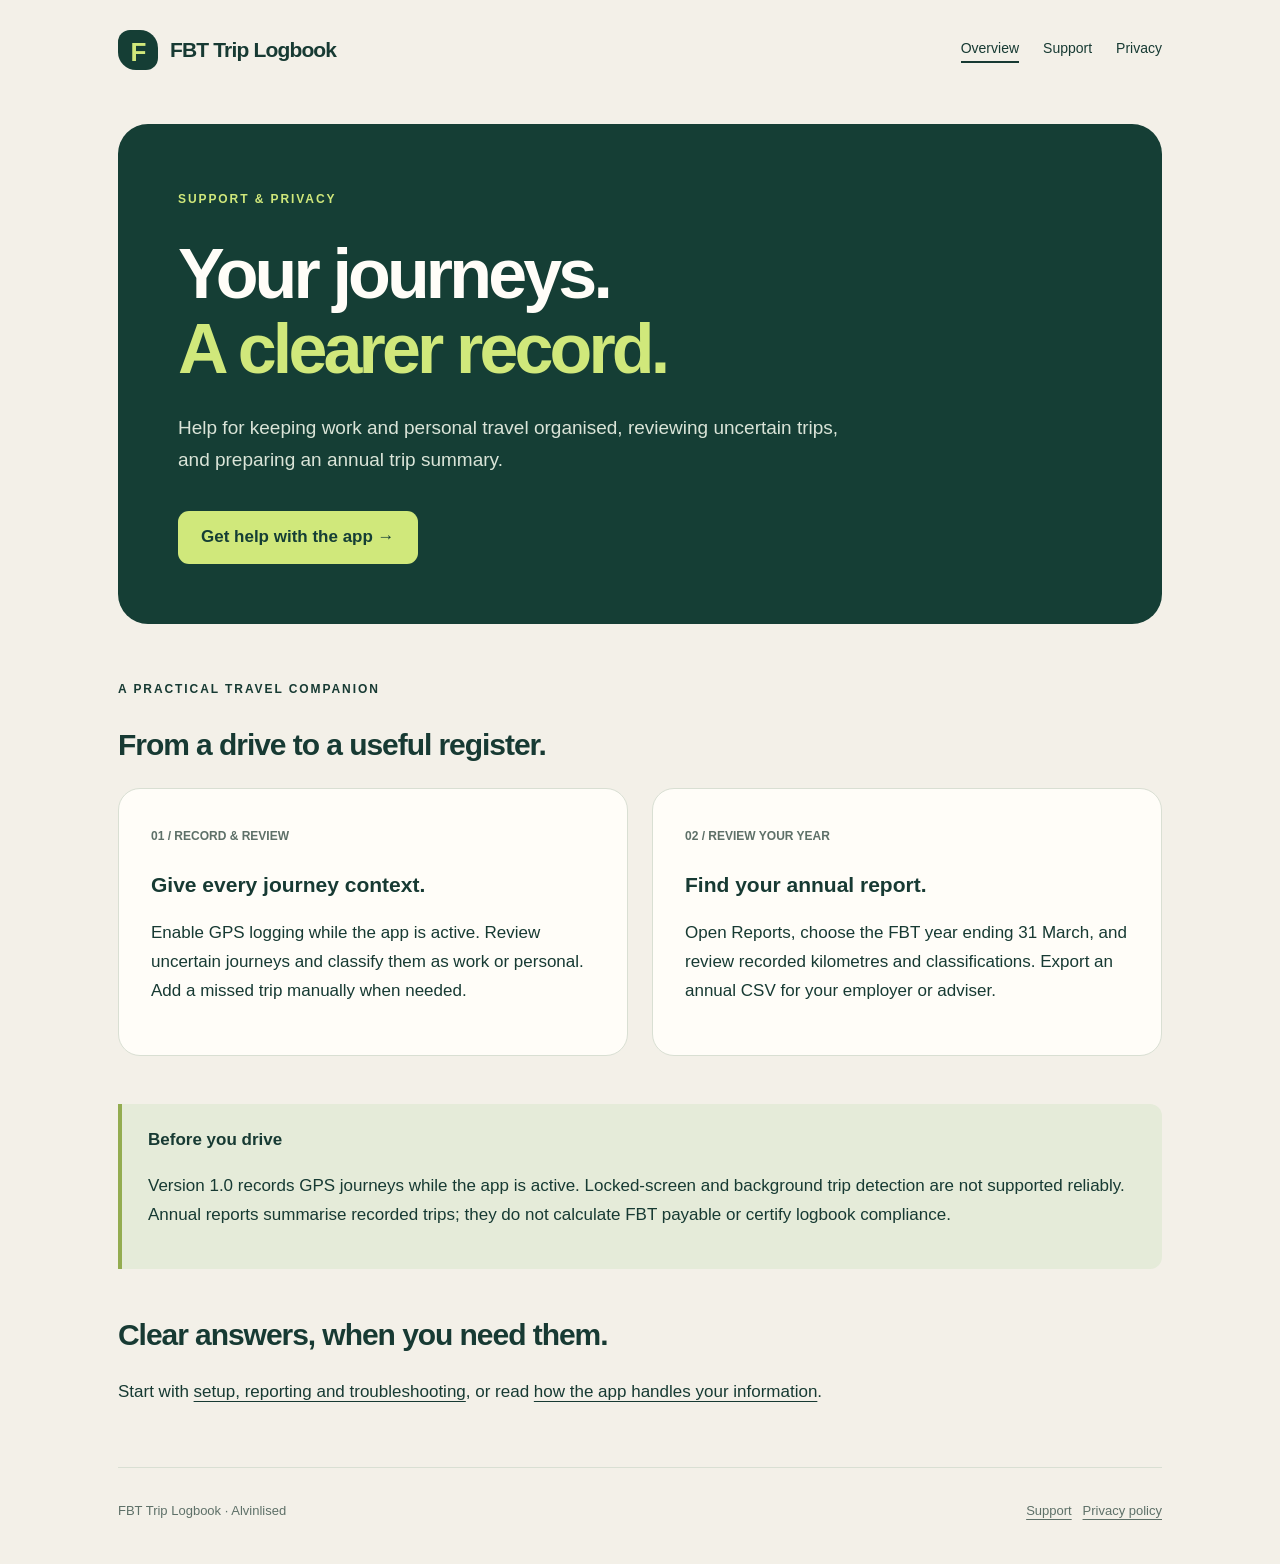
<file: docs/index.html>
<!doctype html><html lang="en-AU"><head><meta charset="utf-8"><meta name="viewport" content="width=device-width,initial-scale=1"><meta name="description" content="FBT Trip Logbook support, annual reporting help, location guidance and privacy information."><title>Travel records, clearly organised · FBT Trip Logbook</title><link rel="stylesheet" href="styles.css"></head><body><a class="skip" href="#main">Skip to content</a><div class="wrap"><header><a class="brand" href="index.html"><span class="mark" aria-hidden="true">F</span>FBT Trip Logbook</a><nav aria-label="Main"><a href="index.html" aria-current="page">Overview</a><a href="support.html">Support</a><a href="privacy.html">Privacy</a></nav></header><main id="main"><section class="hero"><span class="eyebrow">Support &amp; privacy</span><h1>Your journeys.<br><em>A clearer record.</em></h1><p>Help for keeping work and personal travel organised, reviewing uncertain trips, and preparing an annual trip summary.</p><a class="button" href="support.html">Get help with the app →</a></section><section><span class="eyebrow">A practical travel companion</span><h2>From a drive to a useful register.</h2><div class="grid"><article class="card"><span class="num">01 / RECORD &amp; REVIEW</span><h3>Give every journey context.</h3><p>Enable GPS logging while the app is active. Review uncertain journeys and classify them as work or personal. Add a missed trip manually when needed.</p></article><article class="card"><span class="num">02 / REVIEW YOUR YEAR</span><h3>Find your annual report.</h3><p>Open Reports, choose the FBT year ending 31 March, and review recorded kilometres and classifications. Export an annual CSV for your employer or adviser.</p></article></div></section><section class="notice"><strong>Before you drive</strong><p>Version 1.0 records GPS journeys while the app is active. Locked-screen and background trip detection are not supported reliably. Annual reports summarise recorded trips; they do not calculate FBT payable or certify logbook compliance.</p></section><section><h2>Clear answers, when you need them.</h2><p>Start with <a href="support.html">setup, reporting and troubleshooting</a>, or read <a href="privacy.html">how the app handles your information</a>.</p></section></main><footer><span>FBT Trip Logbook · Alvinlised</span><span><a href="support.html">Support</a> &nbsp; <a href="privacy.html">Privacy policy</a></span></footer></div></body></html>
</file>
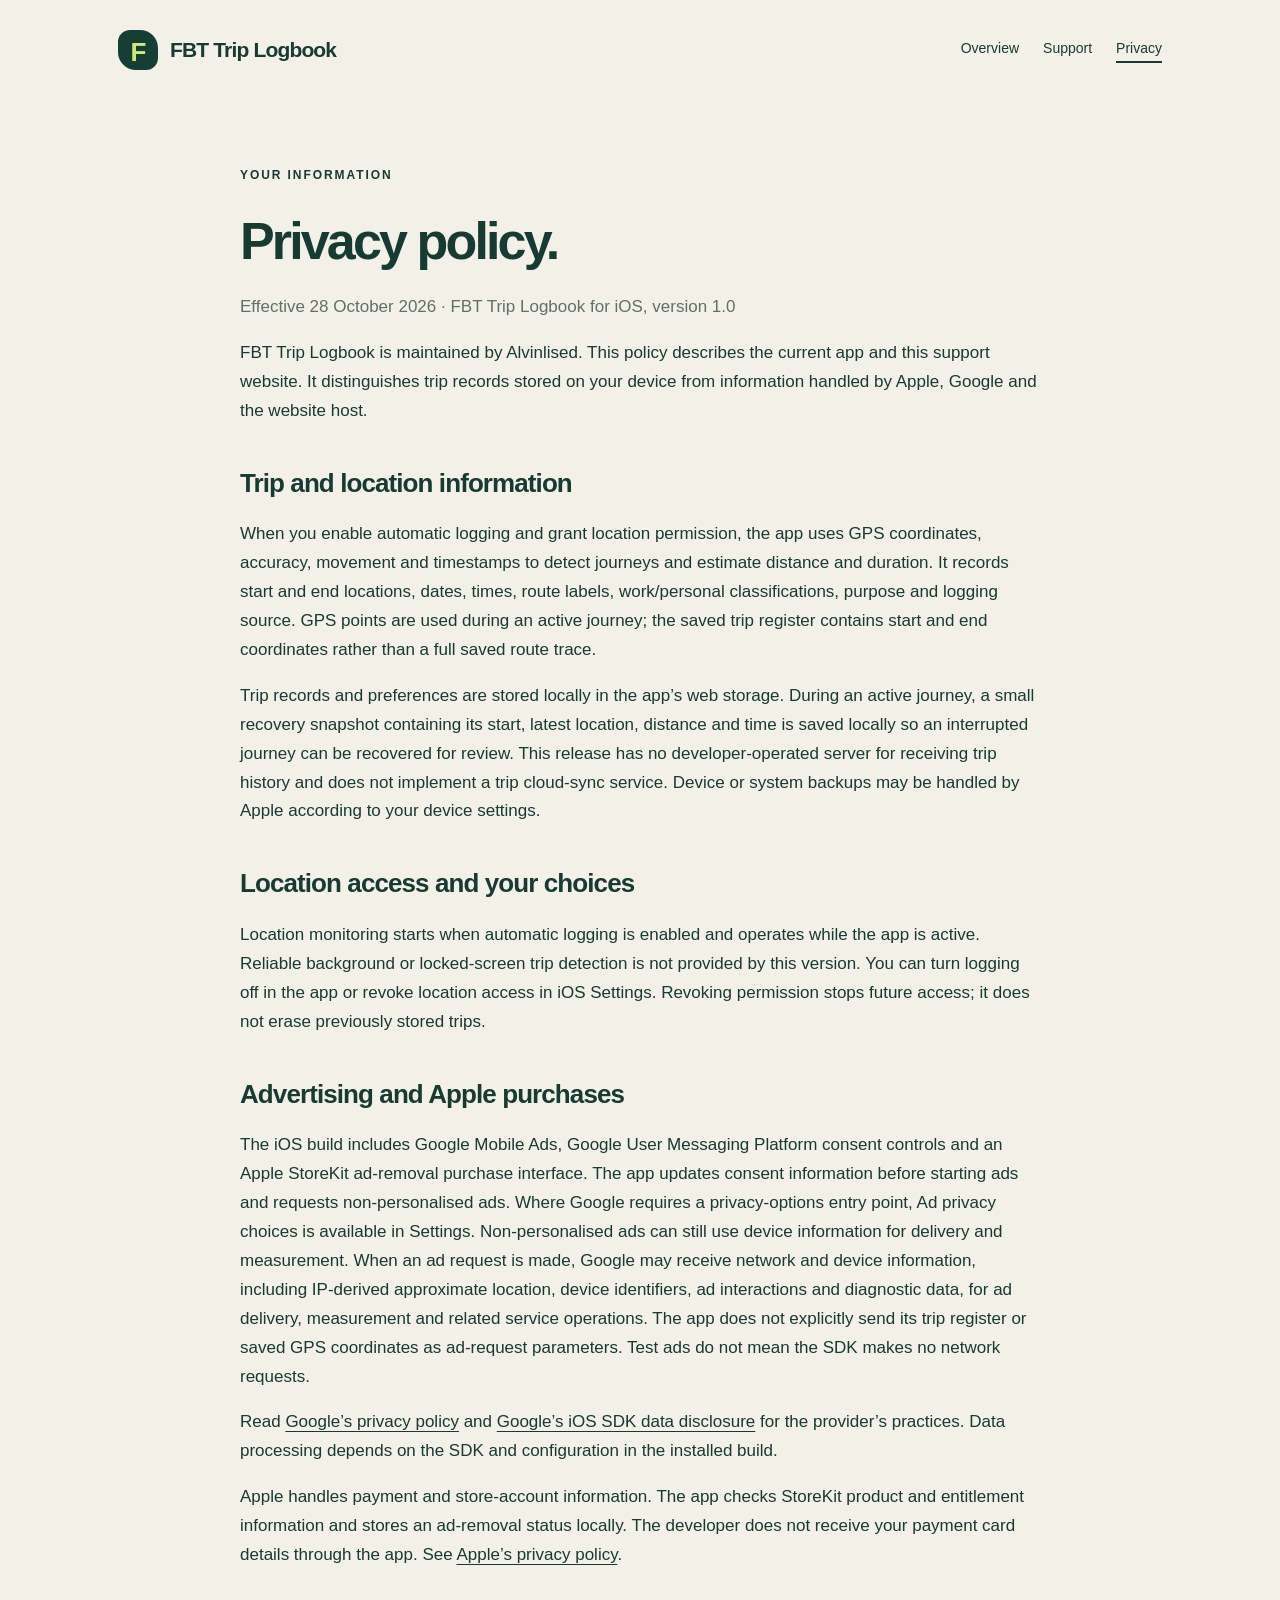
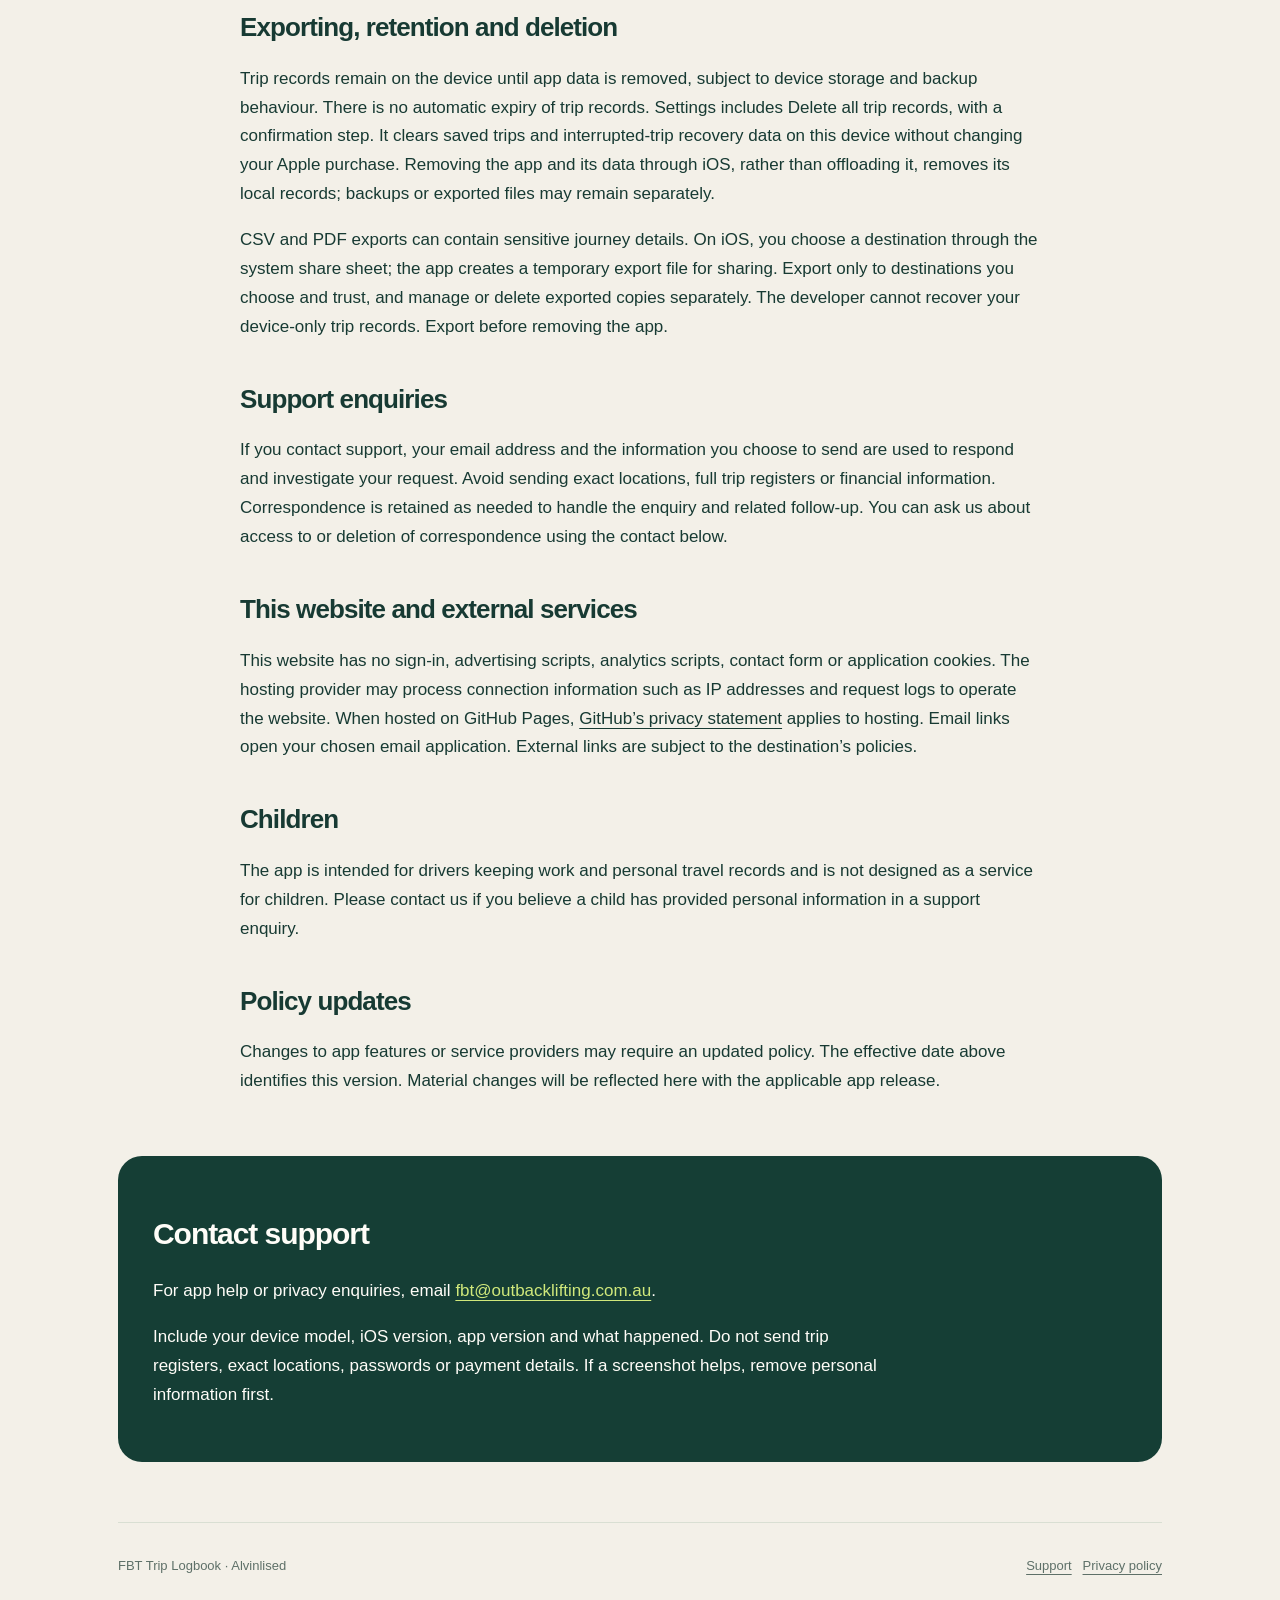
<file: docs/privacy.html>
<!doctype html><html lang="en-AU"><head><meta charset="utf-8"><meta name="viewport" content="width=device-width,initial-scale=1"><meta name="description" content="FBT Trip Logbook support, annual reporting help, location guidance and privacy information."><title>Privacy policy · FBT Trip Logbook</title><link rel="stylesheet" href="styles.css"></head><body><a class="skip" href="#main">Skip to content</a><div class="wrap"><header><a class="brand" href="index.html"><span class="mark" aria-hidden="true">F</span>FBT Trip Logbook</a><nav aria-label="Main"><a href="index.html">Overview</a><a href="support.html">Support</a><a href="privacy.html" aria-current="page">Privacy</a></nav></header><main id="main"><article class="article"><span class="eyebrow">Your information</span><h1>Privacy policy.</h1><p class="muted">Effective 28 October 2026 · FBT Trip Logbook for iOS, version 1.0</p><p>FBT Trip Logbook is maintained by Alvinlised. This policy describes the current app and this support website. It distinguishes trip records stored on your device from information handled by Apple, Google and the website host.</p><h2>Trip and location information</h2><p>When you enable automatic logging and grant location permission, the app uses GPS coordinates, accuracy, movement and timestamps to detect journeys and estimate distance and duration. It records start and end locations, dates, times, route labels, work/personal classifications, purpose and logging source. GPS points are used during an active journey; the saved trip register contains start and end coordinates rather than a full saved route trace.</p><p>Trip records and preferences are stored locally in the app’s web storage. During an active journey, a small recovery snapshot containing its start, latest location, distance and time is saved locally so an interrupted journey can be recovered for review. This release has no developer-operated server for receiving trip history and does not implement a trip cloud-sync service. Device or system backups may be handled by Apple according to your device settings.</p><h2>Location access and your choices</h2><p>Location monitoring starts when automatic logging is enabled and operates while the app is active. Reliable background or locked-screen trip detection is not provided by this version. You can turn logging off in the app or revoke location access in iOS Settings. Revoking permission stops future access; it does not erase previously stored trips.</p><h2>Advertising and Apple purchases</h2><p>The iOS build includes Google Mobile Ads, Google User Messaging Platform consent controls and an Apple StoreKit ad-removal purchase interface. The app updates consent information before starting ads and requests non-personalised ads. Where Google requires a privacy-options entry point, Ad privacy choices is available in Settings. Non-personalised ads can still use device information for delivery and measurement. When an ad request is made, Google may receive network and device information, including IP-derived approximate location, device identifiers, ad interactions and diagnostic data, for ad delivery, measurement and related service operations. The app does not explicitly send its trip register or saved GPS coordinates as ad-request parameters. Test ads do not mean the SDK makes no network requests.</p><p>Read <a href="https://policies.google.com/privacy" rel="noopener">Google’s privacy policy</a> and <a href="https://developers.google.com/admob/ios/privacy/data-disclosure" rel="noopener">Google’s iOS SDK data disclosure</a> for the provider’s practices. Data processing depends on the SDK and configuration in the installed build.</p><p>Apple handles payment and store-account information. The app checks StoreKit product and entitlement information and stores an ad-removal status locally. The developer does not receive your payment card details through the app. See <a href="https://www.apple.com/legal/privacy/" rel="noopener">Apple’s privacy policy</a>.</p><h2>Exporting, retention and deletion</h2><p>Trip records remain on the device until app data is removed, subject to device storage and backup behaviour. There is no automatic expiry of trip records. Settings includes Delete all trip records, with a confirmation step. It clears saved trips and interrupted-trip recovery data on this device without changing your Apple purchase. Removing the app and its data through iOS, rather than offloading it, removes its local records; backups or exported files may remain separately.</p><p>CSV and PDF exports can contain sensitive journey details. On iOS, you choose a destination through the system share sheet; the app creates a temporary export file for sharing. Export only to destinations you choose and trust, and manage or delete exported copies separately. The developer cannot recover your device-only trip records. Export before removing the app.</p><h2>Support enquiries</h2><p>If you contact support, your email address and the information you choose to send are used to respond and investigate your request. Avoid sending exact locations, full trip registers or financial information. Correspondence is retained as needed to handle the enquiry and related follow-up. You can ask us about access to or deletion of correspondence using the contact below.</p><h2>This website and external services</h2><p>This website has no sign-in, advertising scripts, analytics scripts, contact form or application cookies. The hosting provider may process connection information such as IP addresses and request logs to operate the website. When hosted on GitHub Pages, <a href="https://docs.github.com/en/site-policy/privacy-policies/github-general-privacy-statement" rel="noopener">GitHub’s privacy statement</a> applies to hosting. Email links open your chosen email application. External links are subject to the destination’s policies.</p><h2>Children</h2><p>The app is intended for drivers keeping work and personal travel records and is not designed as a service for children. Please contact us if you believe a child has provided personal information in a support enquiry.</p><h2>Policy updates</h2><p>Changes to app features or service providers may require an updated policy. The effective date above identifies this version. Material changes will be reflected here with the applicable app release.</p></article><section class="contact" id="contact"><h2>Contact support</h2><p>For app help or privacy enquiries, email <a href="mailto:fbt@outbacklifting.com.au">fbt@outbacklifting.com.au</a>.</p><p>Include your device model, iOS version, app version and what happened. Do not send trip registers, exact locations, passwords or payment details. If a screenshot helps, remove personal information first.</p></section></main><footer><span>FBT Trip Logbook · Alvinlised</span><span><a href="support.html">Support</a> &nbsp; <a href="privacy.html">Privacy policy</a></span></footer></div></body></html>
</file>
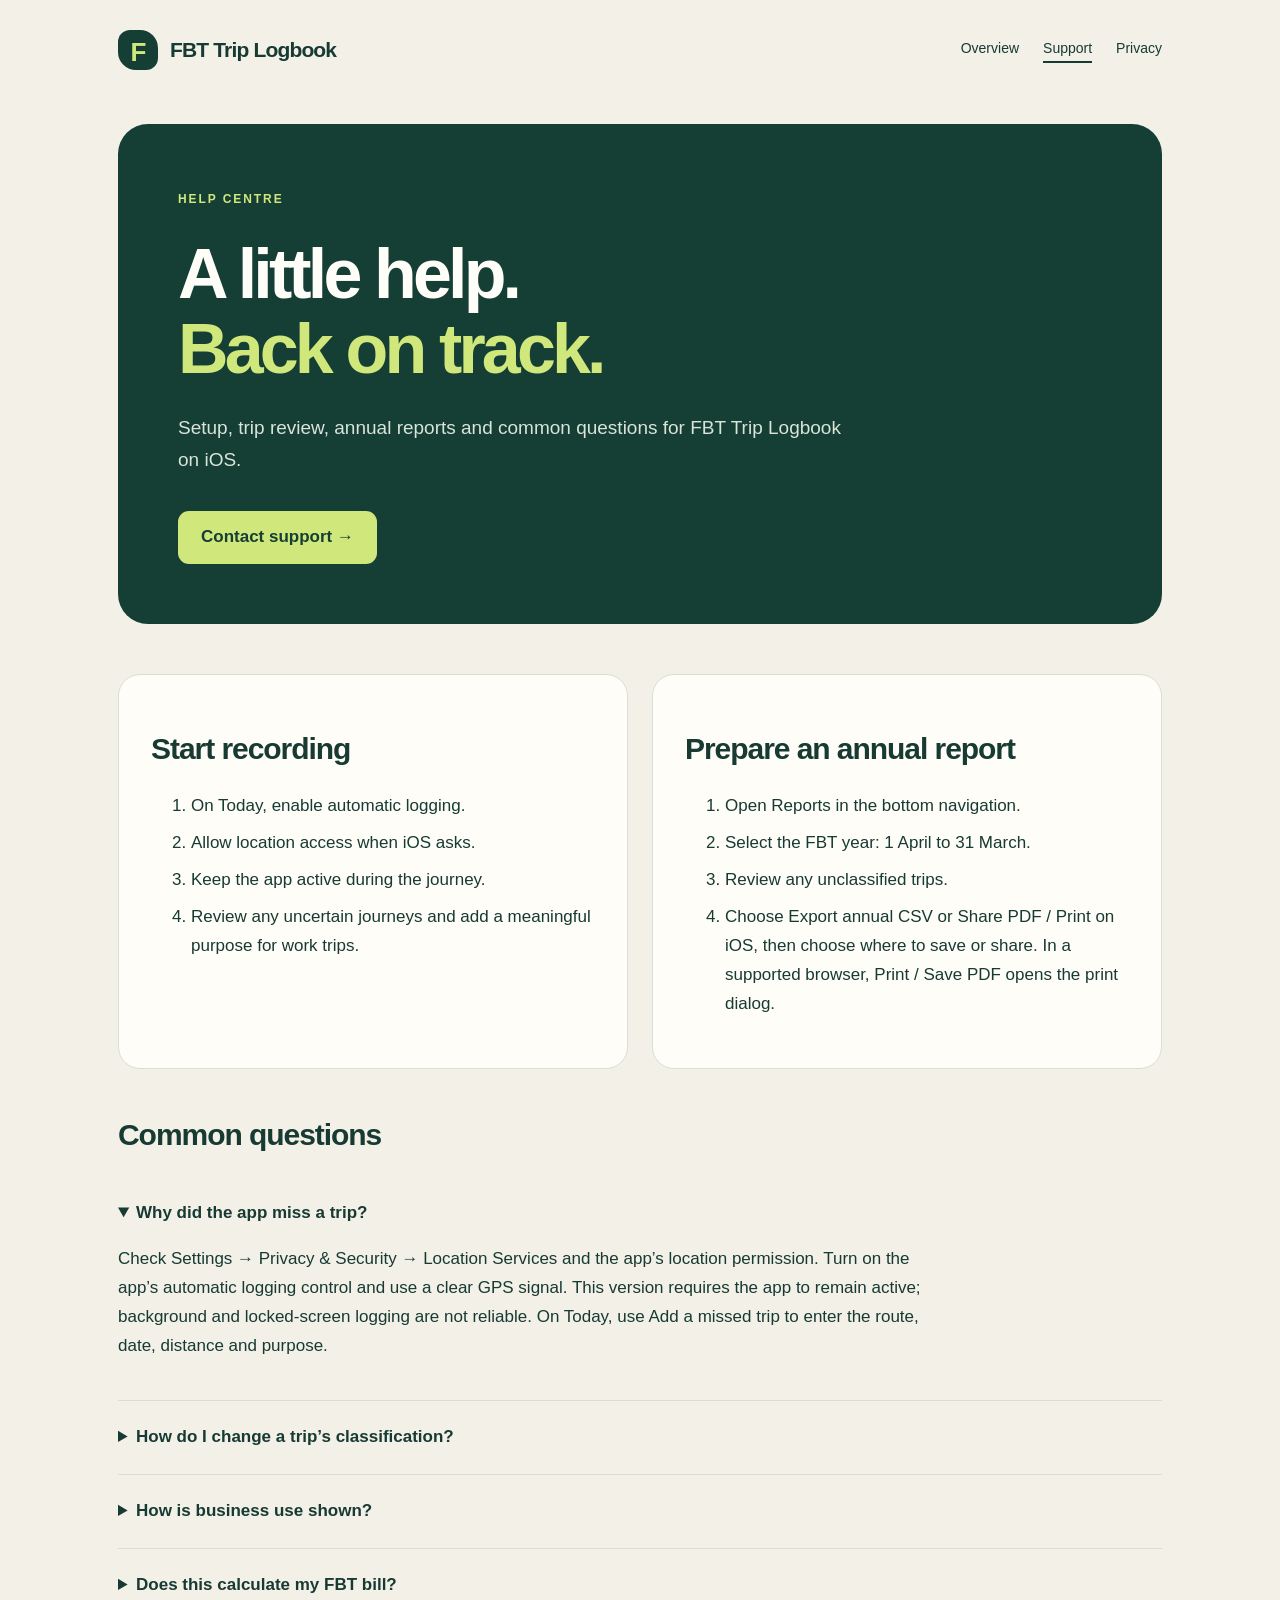
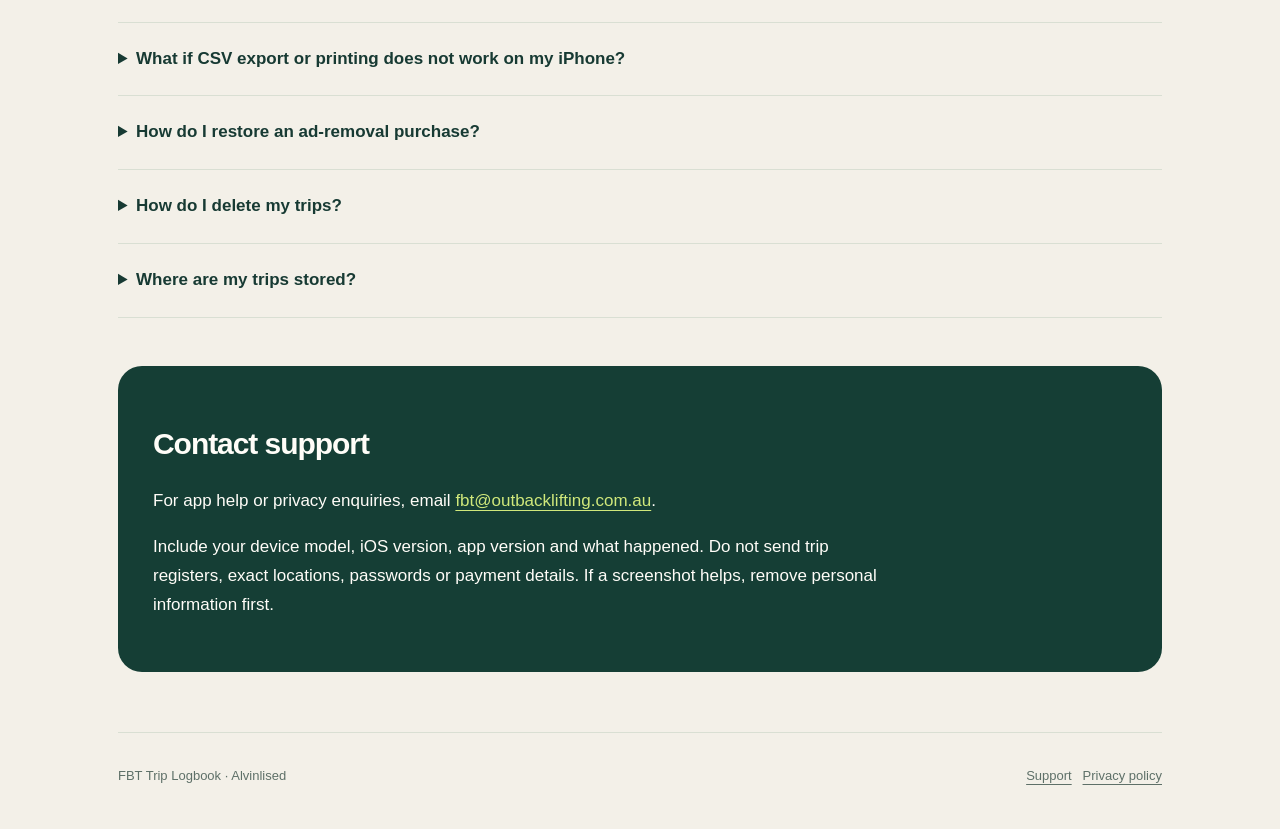
<file: docs/support.html>
<!doctype html><html lang="en-AU"><head><meta charset="utf-8"><meta name="viewport" content="width=device-width,initial-scale=1"><meta name="description" content="FBT Trip Logbook support, annual reporting help, location guidance and privacy information."><title>Support · FBT Trip Logbook</title><link rel="stylesheet" href="styles.css"></head><body><a class="skip" href="#main">Skip to content</a><div class="wrap"><header><a class="brand" href="index.html"><span class="mark" aria-hidden="true">F</span>FBT Trip Logbook</a><nav aria-label="Main"><a href="index.html">Overview</a><a href="support.html" aria-current="page">Support</a><a href="privacy.html">Privacy</a></nav></header><main id="main"><section class="hero"><span class="eyebrow">Help centre</span><h1>A little help.<br><em>Back on track.</em></h1><p>Setup, trip review, annual reports and common questions for FBT Trip Logbook on iOS.</p><a class="button" href="#contact">Contact support →</a></section><section class="grid"><article class="card"><h2>Start recording</h2><ol><li>On Today, enable automatic logging.</li><li>Allow location access when iOS asks.</li><li>Keep the app active during the journey.</li><li>Review any uncertain journeys and add a meaningful purpose for work trips.</li></ol></article><article class="card"><h2>Prepare an annual report</h2><ol><li>Open Reports in the bottom navigation.</li><li>Select the FBT year: 1 April to 31 March.</li><li>Review any unclassified trips.</li><li>Choose Export annual CSV or Share PDF / Print on iOS, then choose where to save or share. In a supported browser, Print / Save PDF opens the print dialog.</li></ol></article></section><section><h2>Common questions</h2><details open><summary>Why did the app miss a trip?</summary><p>Check Settings → Privacy &amp; Security → Location Services and the app’s location permission. Turn on the app’s automatic logging control and use a clear GPS signal. This version requires the app to remain active; background and locked-screen logging are not reliable. On Today, use Add a missed trip to enter the route, date, distance and purpose.</p></details><details><summary>How do I change a trip’s classification?</summary><p>Open Trips and use All, Work, Personal or Review to find it. Tap its classification label to change it or open the review prompt. Review all uncertain journeys before relying on an annual summary.</p></details><details><summary>How is business use shown?</summary><p>The current dashboard and annual report show work kilometres divided by all recorded kilometres for the selected FBT year. Unreviewed journeys remain in the total, so the percentage is provisional until review is complete. GPS estimates are not vehicle odometer readings.</p></details><details><summary>Does this calculate my FBT bill?</summary><p>No. Reports are summaries of recorded journeys. They do not calculate taxable value or FBT payable, establish a representative logbook, or replace vehicle cost, odometer and availability records. Confirm the appropriate treatment with your employer or registered tax adviser.</p></details><details><summary>What if CSV export or printing does not work on my iPhone?</summary><p>On iOS, annual CSV and PDF exports open the system share sheet. Browser printing depends on browser support. If no file or print dialog appears, contact support with the device and iOS version. Keep the app installed and retain your records while we investigate. Do not remove the app as a troubleshooting step before exporting data.</p></details><details><summary>How do I restore an ad-removal purchase?</summary><p>Open Settings, then Restore purchase. Use the Apple Account that made the purchase. Purchases are available only when the store product is configured and available for your build. If restoration fails, contact support with the message shown; do not send payment details.</p></details><details><summary>How do I delete my trips?</summary><p>Export your records first. Open Settings, choose Delete all trip records and confirm. This clears the saved register and interrupted-trip recovery data on this device and cannot be undone. Your Apple purchase is not changed. Manage exported copies and device backups separately.</p></details><details><summary>Where are my trips stored?</summary><p>Records are stored in the app’s on-device web storage. There is no developer-operated trip account or cloud sync in this release. Deleting the app or clearing its storage can remove records. Export a CSV before removing the app.</p></details></section><section class="contact" id="contact"><h2>Contact support</h2><p>For app help or privacy enquiries, email <a href="mailto:fbt@outbacklifting.com.au">fbt@outbacklifting.com.au</a>.</p><p>Include your device model, iOS version, app version and what happened. Do not send trip registers, exact locations, passwords or payment details. If a screenshot helps, remove personal information first.</p></section></main><footer><span>FBT Trip Logbook · Alvinlised</span><span><a href="support.html">Support</a> &nbsp; <a href="privacy.html">Privacy policy</a></span></footer></div></body></html>
</file>
<file: docs/styles.css>
:root{--ink:#173a33;--green:#153e35;--lime:#d0e87b;--paper:#fffdf8;--muted:#5e7068;--line:#d9dfd3}*{box-sizing:border-box}html{scroll-behavior:smooth}body{margin:0;background:#f3f0e8;color:var(--ink);font:17px/1.7 -apple-system,BlinkMacSystemFont,"Segoe UI",sans-serif}a{color:inherit;text-underline-offset:4px}a:hover{color:#376a3c}a:focus-visible,summary:focus-visible{outline:3px solid #6c9439;outline-offset:5px}.wrap{max-width:1100px;margin:auto;padding:0 28px}header{display:flex;align-items:center;justify-content:space-between;gap:20px;min-height:100px}.brand{text-decoration:none;font-weight:750;letter-spacing:-.04em;font-size:21px;display:flex;align-items:center;gap:12px}.mark{background:var(--green);color:var(--lime);border-radius:12px 18px 12px 18px;width:40px;height:40px;display:grid;place-items:center;font-size:26px}nav{display:flex;gap:24px;font-size:14px}nav a{text-decoration:none}nav [aria-current]{border-bottom:2px solid var(--ink)}.hero{background:var(--green);color:var(--paper);padding:60px;border-radius:30px;margin:24px 0 50px}.eyebrow{text-transform:uppercase;font-size:12px;letter-spacing:.16em;font-weight:700}.hero .eyebrow{color:var(--lime)}h1{font-size:clamp(38px,6vw,70px);line-height:1.08;letter-spacing:-.055em;margin:24px 0}h1 em{font-style:normal;color:var(--lime)}.hero p{max-width:670px;color:#dae4d8;font-size:19px}.button{display:inline-block;background:var(--lime);color:var(--green);padding:12px 23px;border-radius:11px;text-decoration:none;font-weight:700;margin-top:15px}.grid{display:grid;grid-template-columns:1fr 1fr;gap:24px}.card{padding:32px;background:var(--paper);border:1px solid var(--line);border-radius:22px}.card .num{font-size:12px;font-weight:700;color:var(--muted)}h2{font-size:30px;line-height:1.2;letter-spacing:-.035em}h3{font-size:21px;line-height:1.3}.muted{color:var(--muted)}section{margin:48px 0}.notice{padding:22px 26px;border-left:4px solid #93ac50;background:#e5ebd9;border-radius:0 12px 12px 0}details{padding:22px 0;border-bottom:1px solid var(--line)}summary{font-weight:700;cursor:pointer}details p{max-width:820px}.article{max-width:800px;margin:60px auto}.article h1{font-size:52px}.article h2{font-size:26px;margin-top:42px}.contact{background:var(--green);color:var(--paper);padding:35px;border-radius:24px}.contact p{max-width:750px}.contact a{color:var(--lime)}footer{padding:32px 0 42px;border-top:1px solid var(--line);margin-top:60px;display:flex;flex-wrap:wrap;justify-content:space-between;gap:15px;font-size:13px;color:var(--muted)}.skip{position:absolute;left:20px;top:-80px;background:white;padding:10px}.skip:focus{top:10px}li{margin-bottom:8px}@media(max-width:650px){.wrap{padding:0 20px}header{align-items:flex-start;flex-direction:column;justify-content:center;padding:20px 0;gap:15px}nav{gap:22px}.hero{padding:30px 25px;border-radius:22px}.hero p{font-size:17px}.grid{grid-template-columns:1fr}.card{padding:25px}.article{margin-top:35px}.article h1{font-size:40px}.contact{padding:26px}h2{font-size:26px}}
</file>
